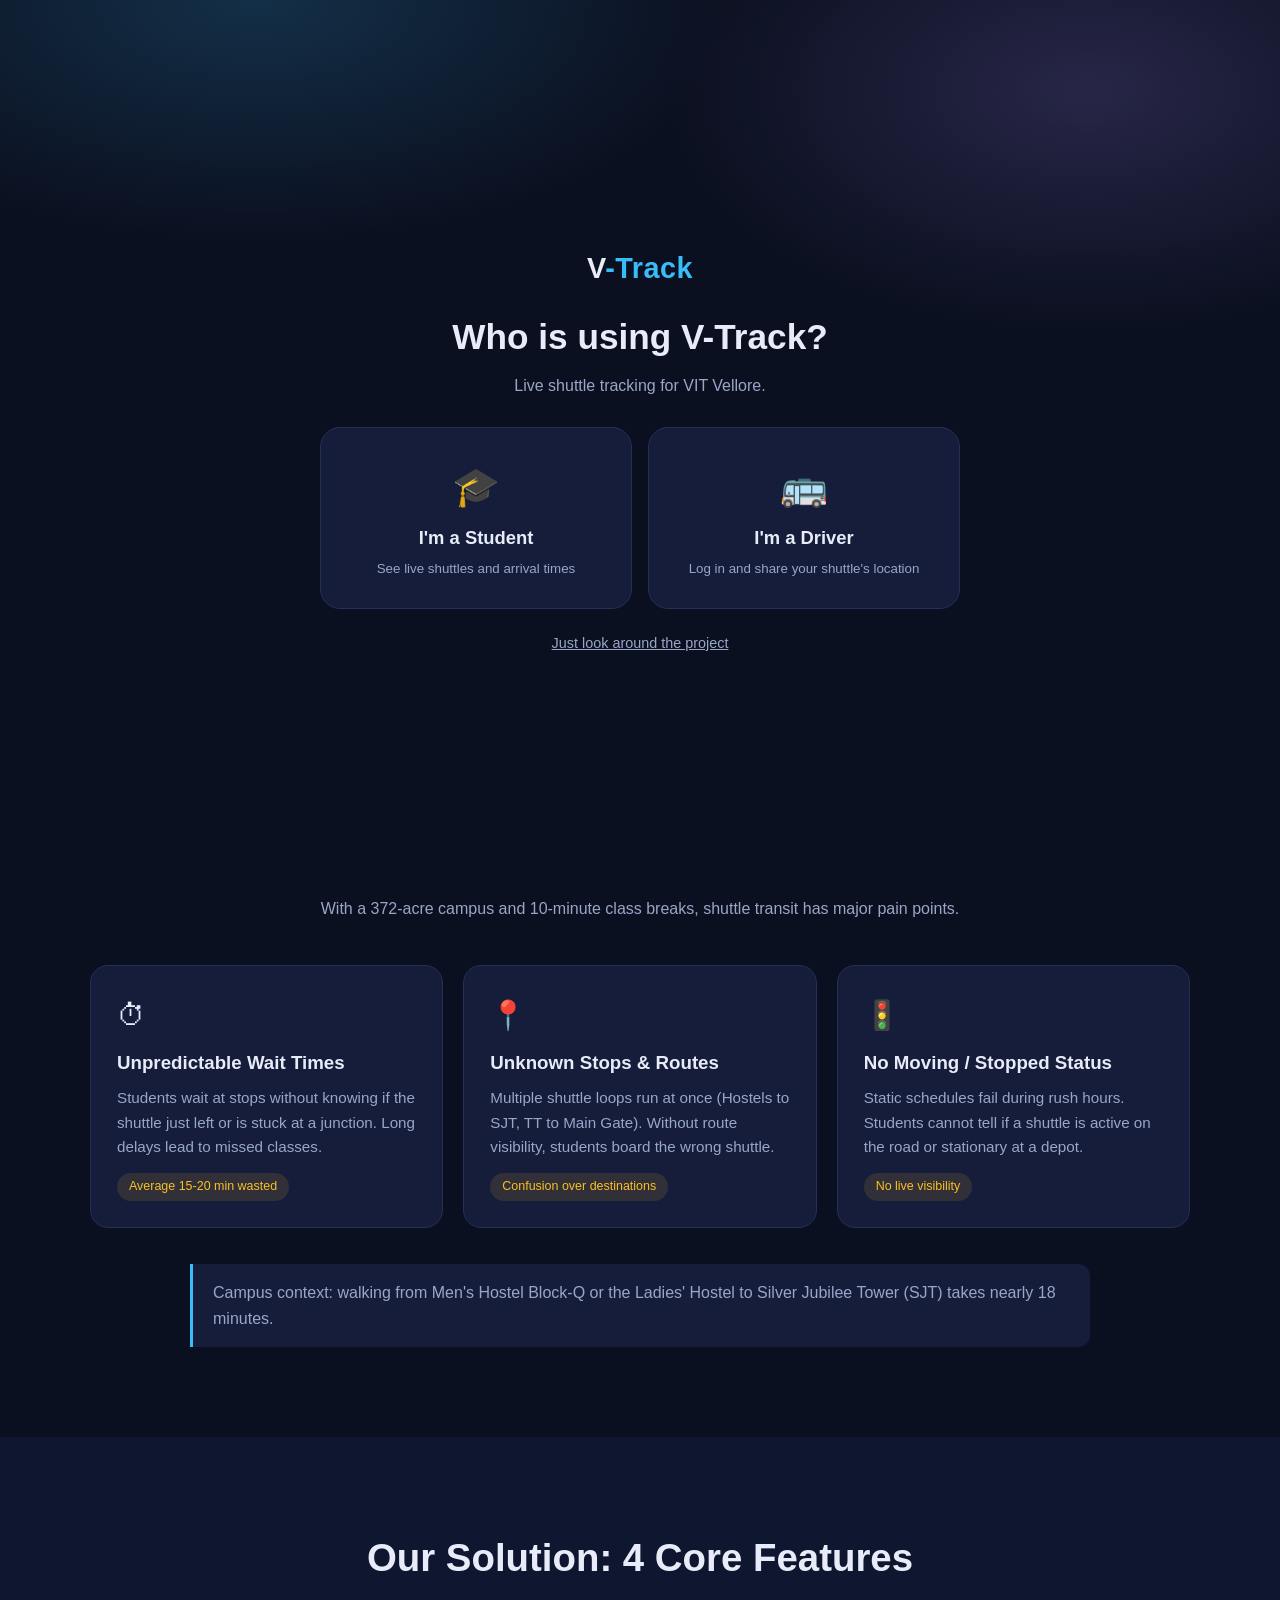
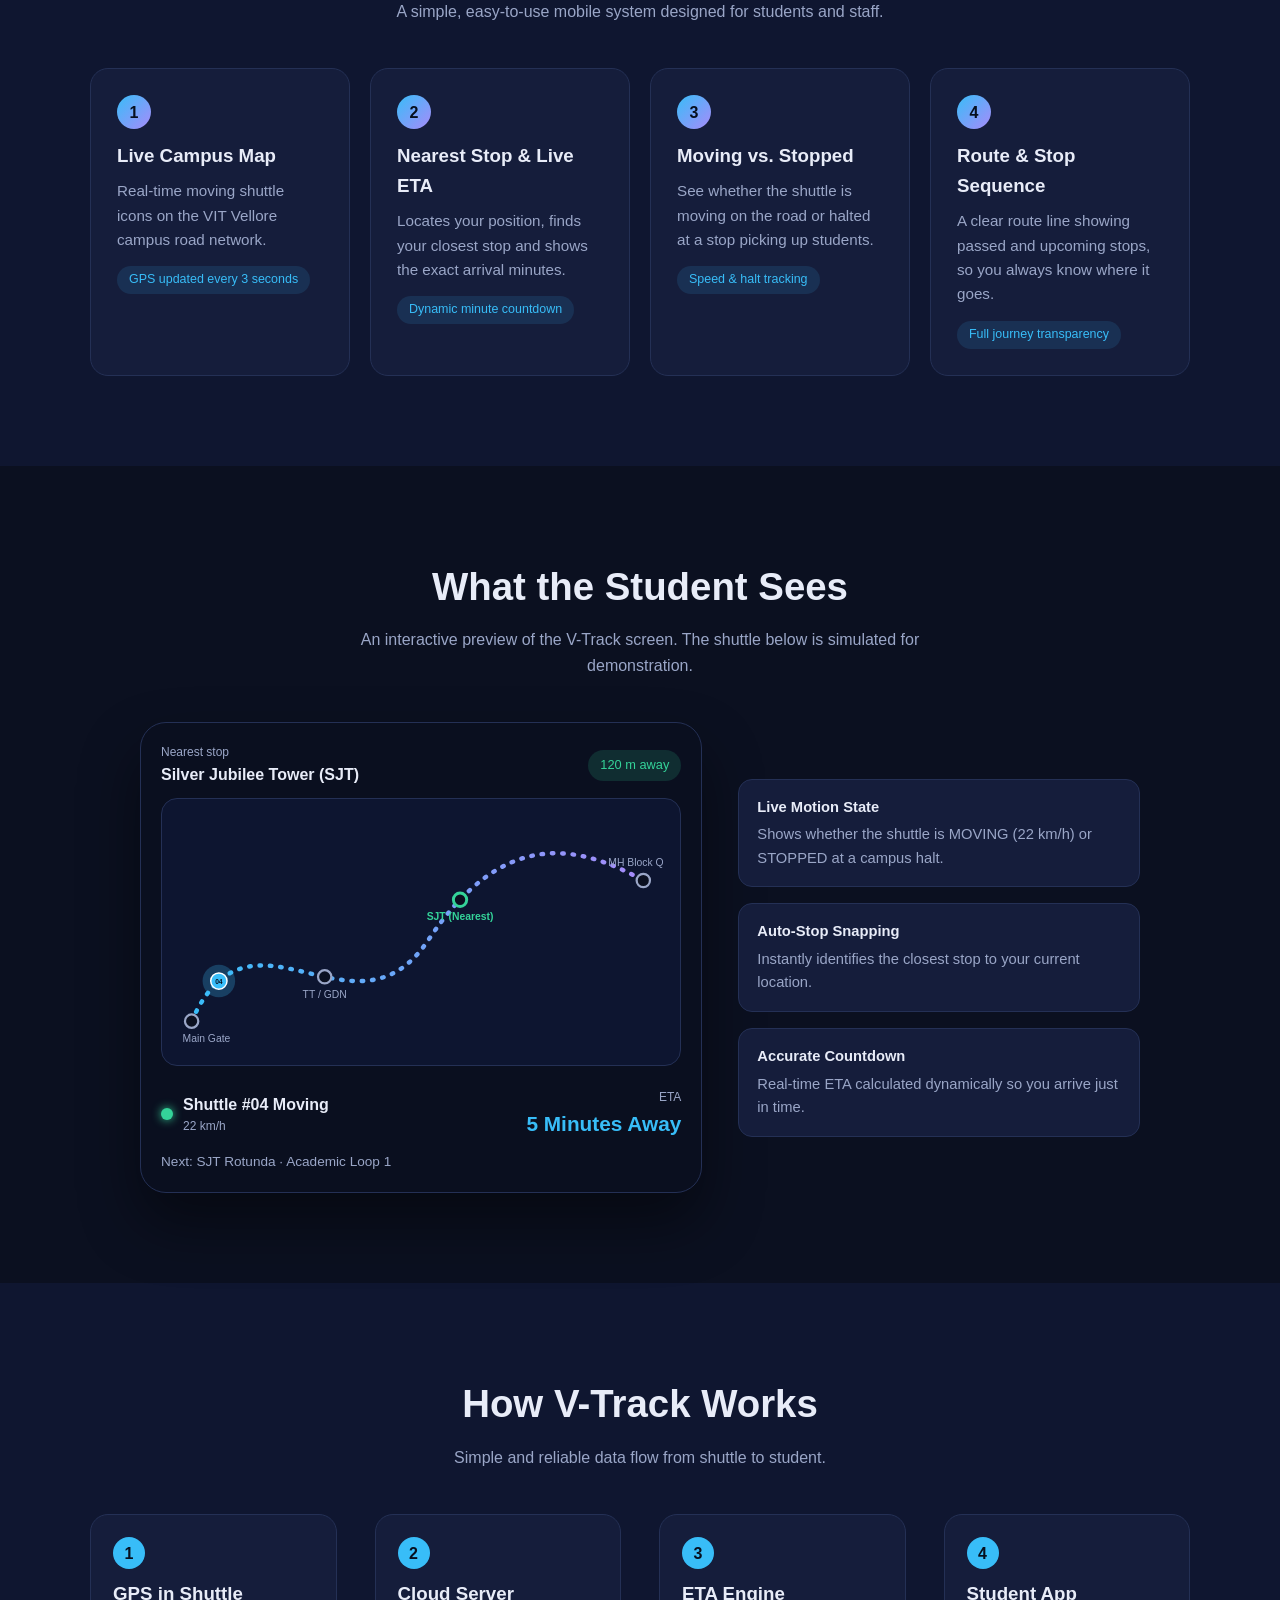
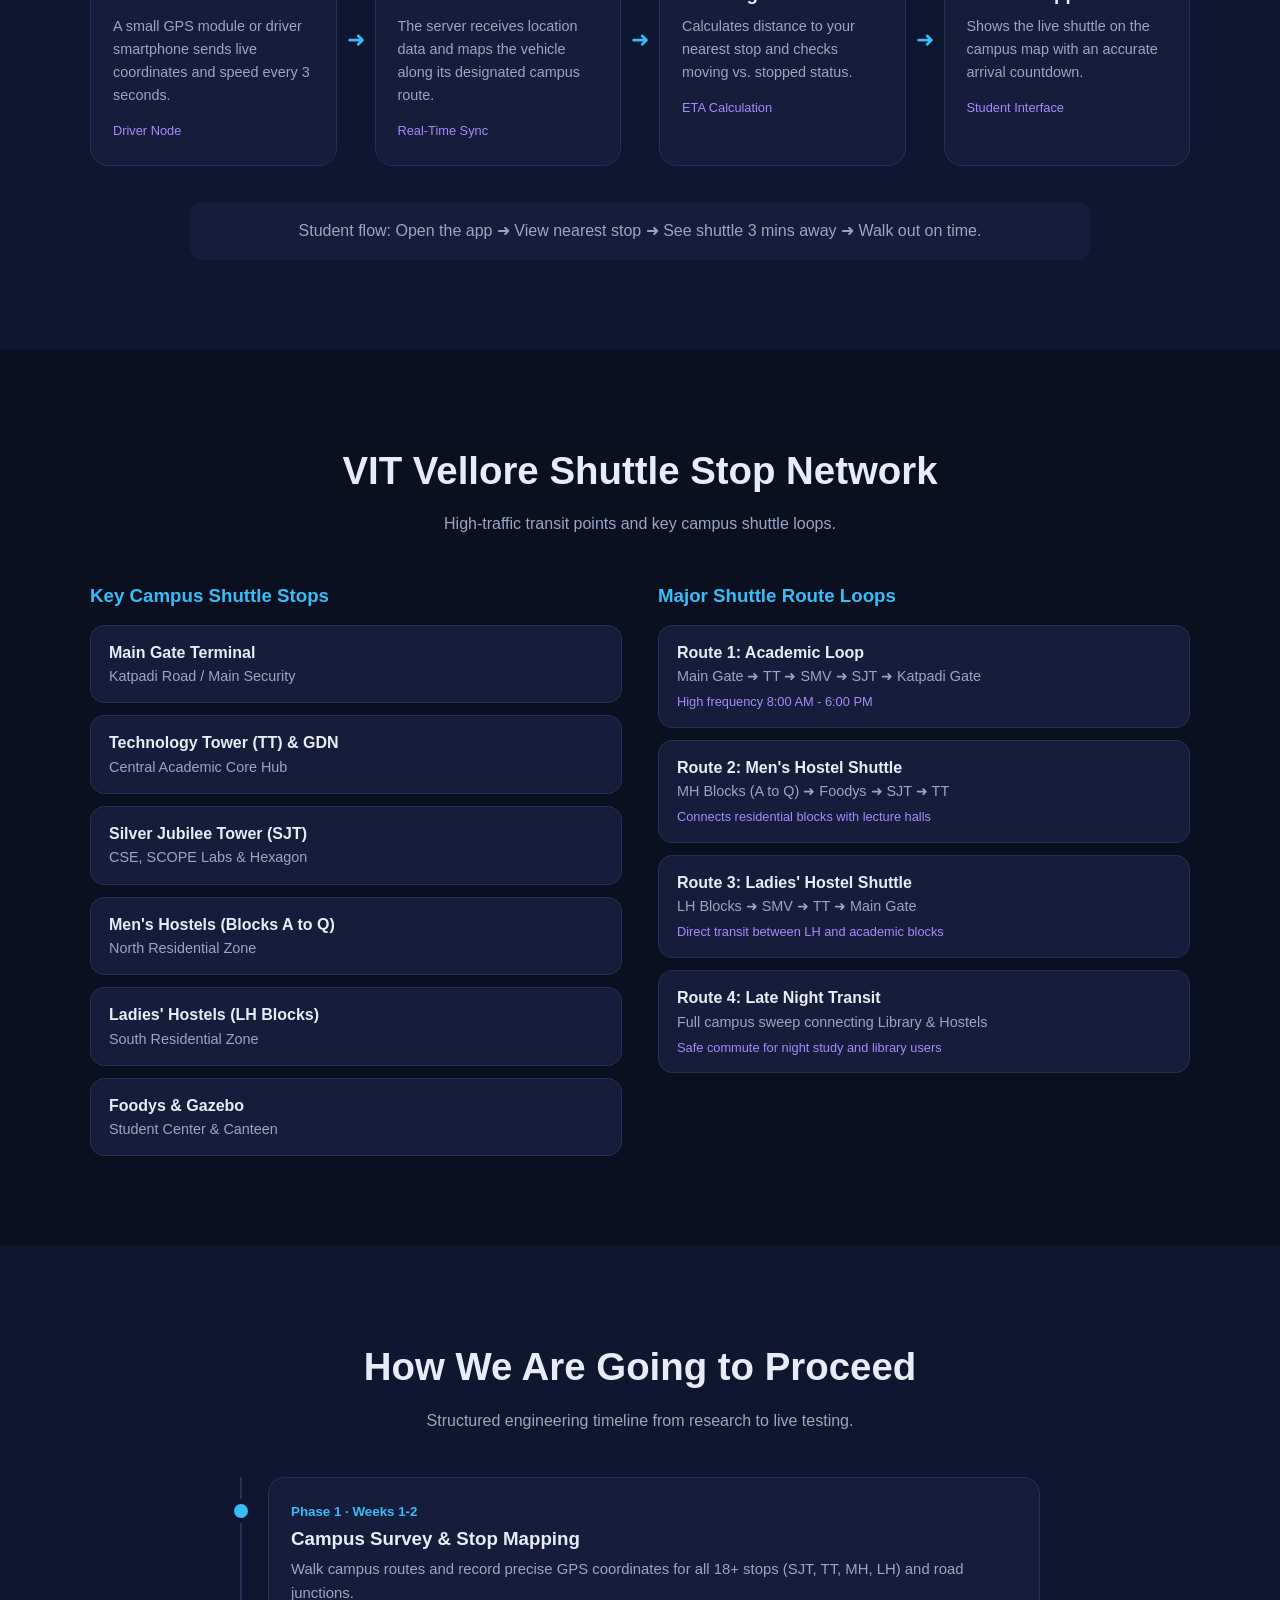
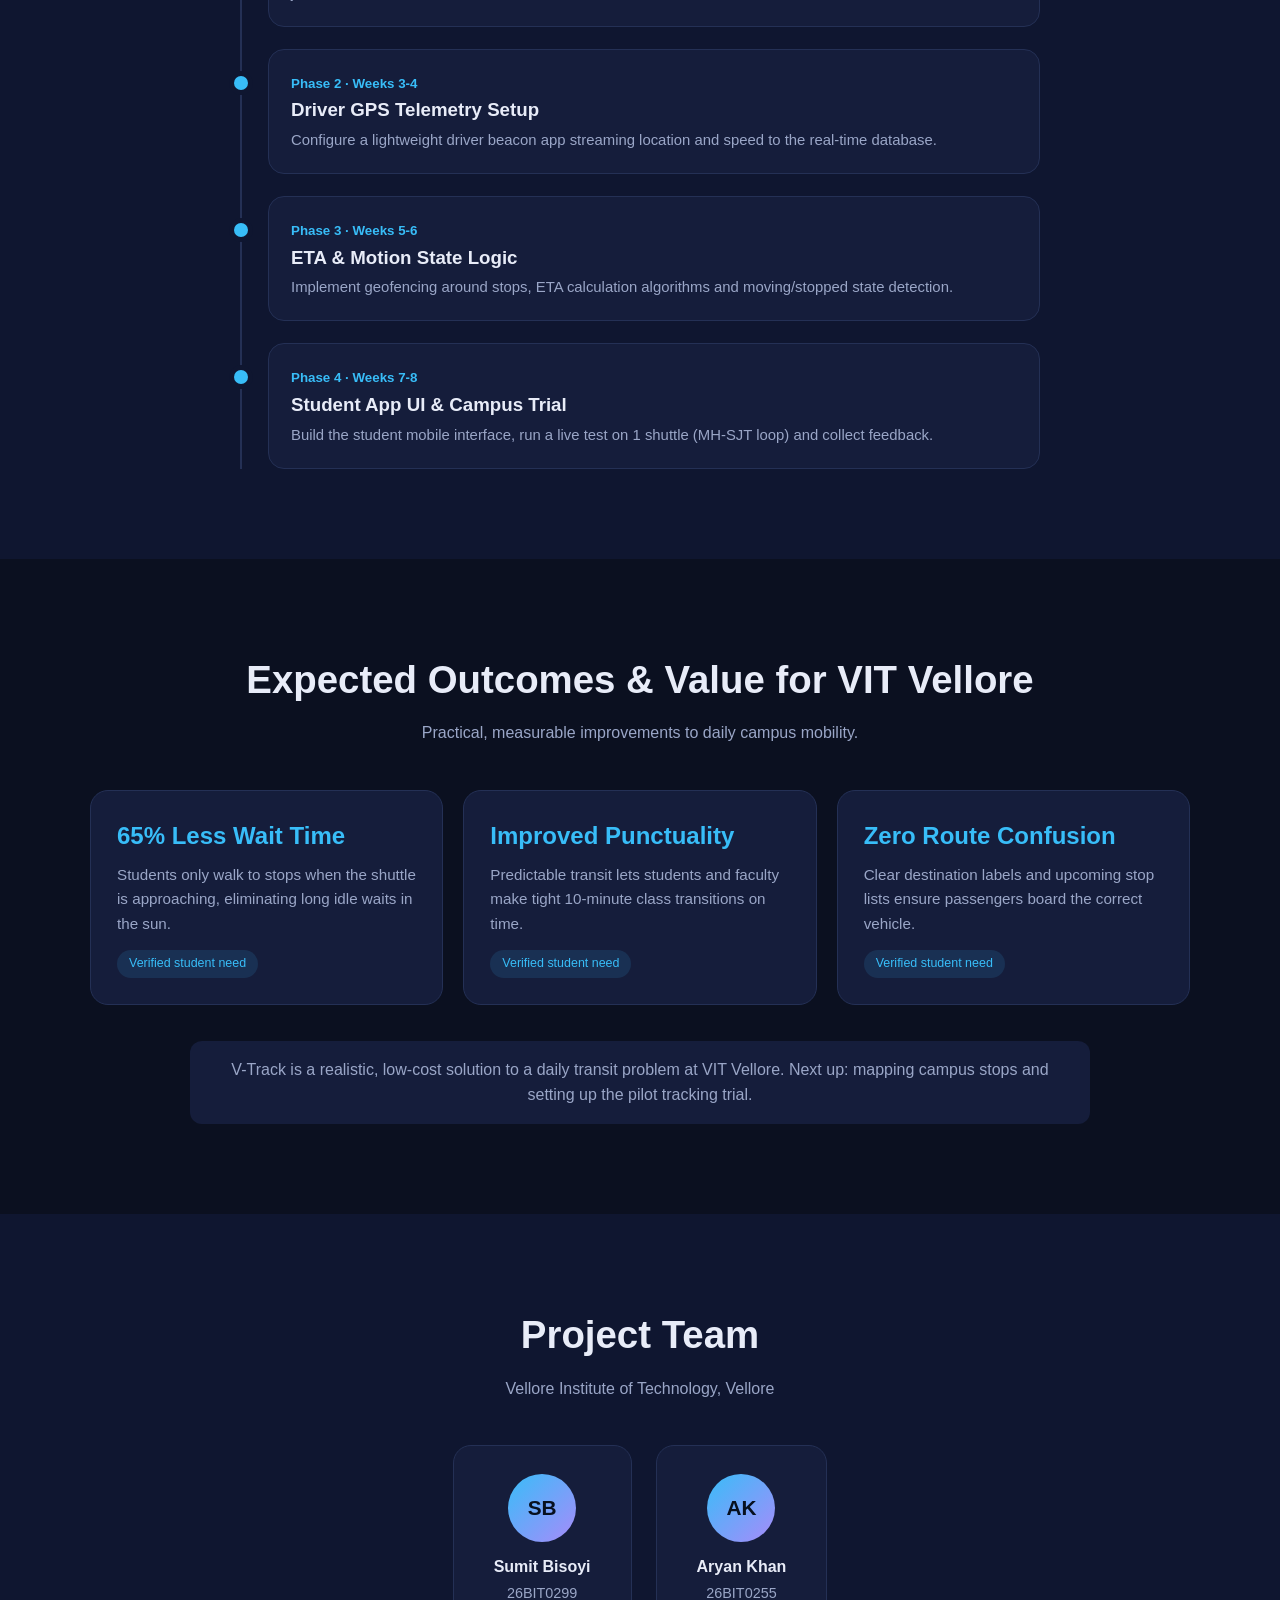
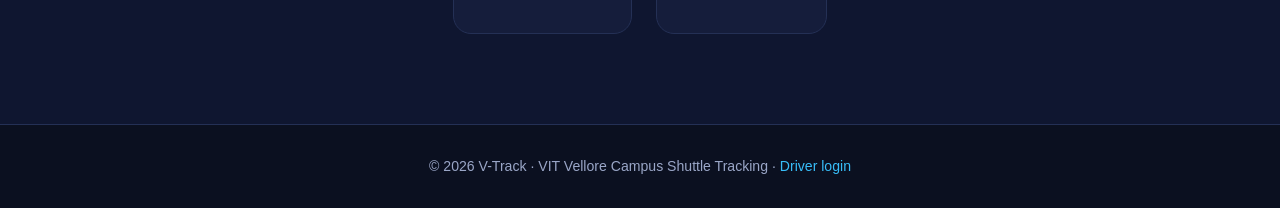
<file: index.html>
<!DOCTYPE html>
<html lang="en">
<head>
  <meta charset="UTF-8" />
  <meta name="viewport" content="width=device-width, initial-scale=1.0" />
  <title>V-Track | VIT Vellore Campus Shuttle Tracking</title>
  <meta name="description" content="V-Track: live campus shuttle tracking and ETA navigation for VIT Vellore." />
  <link rel="stylesheet" href="style.css" />
</head>
<body>

  <!-- ROLE CHOOSER (shown when the site opens) -->
  <div class="gate" id="roleGate" role="dialog" aria-modal="true" aria-labelledby="gateTitle">
    <div class="gate-box">
      <div class="logo">V<span>-Track</span></div>
      <h2 id="gateTitle">Who is using V-Track?</h2>
      <p class="gate-sub">Live shuttle tracking for VIT Vellore.</p>
      <div class="gate-choices">
        <a class="gate-card" href="track.html">
          <span class="gate-ico">&#127891;</span>
          <strong>I'm a Student</strong>
          <small>See live shuttles and arrival times</small>
        </a>
        <a class="gate-card" href="driver.html">
          <span class="gate-ico">&#128652;</span>
          <strong>I'm a Driver</strong>
          <small>Log in and share your shuttle's location</small>
        </a>
      </div>
      <button type="button" class="gate-skip" id="gateSkip">Just look around the project</button>
    </div>
  </div>


  <!-- NAV -->
  <header class="nav">
    <a href="#top" class="logo">V<span>-Track</span></a>
    <button class="menu-btn" id="menuBtn" aria-label="Toggle menu">&#9776;</button>
    <nav id="navLinks">
      <a href="#problem">Problem</a>
      <a href="#features">Features</a>
      <a href="#demo">Live Demo</a>
      <a href="#how">How It Works</a>
      <a href="#stops">Stops &amp; Routes</a>
      <a href="#plan">Plan</a>
      <a href="#team">Team</a>
      <a href="track.html" class="nav-cta">Track Live</a>
    </nav>
  </header>

  <!-- HERO -->
  <section class="hero" id="top">
    <p class="eyebrow">Campus Mobility System</p>
    <h1>Know exactly when your<br /><span class="grad">shuttle</span> arrives.</h1>
    <p class="lead">
      V-Track is a real-time solution to track campus shuttles, view exact routes and stops,
      and check arrival times at your nearest stop inside VIT Vellore.
    </p>
    <div class="cta">
      <a href="track.html" class="btn primary">Track a shuttle live</a>
      <a href="#features" class="btn ghost">Explore features</a>
    </div>

    <div class="stats">
      <div class="stat"><strong>372 Acres</strong><span>Full campus coverage</span></div>
      <div class="stat"><strong>Live ETA</strong><span>Arrival time in minutes</span></div>
      <div class="stat"><strong>Motion Status</strong><span>Moving vs Stopped</span></div>
      <div class="stat"><strong>Nearest Stop</strong><span>Auto-detected by location</span></div>
    </div>
  </section>

  <!-- PROBLEM -->
  <section class="section" id="problem">
    <h2>The Problem: Commuting Across VIT Vellore</h2>
    <p class="sub">With a 372-acre campus and 10-minute class breaks, shuttle transit has major pain points.</p>
    <div class="grid three">
      <article class="card reveal">
        <div class="icon">&#9201;</div>
        <h3>Unpredictable Wait Times</h3>
        <p>Students wait at stops without knowing if the shuttle just left or is stuck at a junction. Long delays lead to missed classes.</p>
        <span class="tag warn">Average 15-20 min wasted</span>
      </article>
      <article class="card reveal">
        <div class="icon">&#128205;</div>
        <h3>Unknown Stops &amp; Routes</h3>
        <p>Multiple shuttle loops run at once (Hostels to SJT, TT to Main Gate). Without route visibility, students board the wrong shuttle.</p>
        <span class="tag warn">Confusion over destinations</span>
      </article>
      <article class="card reveal">
        <div class="icon">&#128678;</div>
        <h3>No Moving / Stopped Status</h3>
        <p>Static schedules fail during rush hours. Students cannot tell if a shuttle is active on the road or stationary at a depot.</p>
        <span class="tag warn">No live visibility</span>
      </article>
    </div>
    <p class="note">Campus context: walking from Men's Hostel Block-Q or the Ladies' Hostel to Silver Jubilee Tower (SJT) takes nearly 18 minutes.</p>
  </section>

  <!-- FEATURES -->
  <section class="section alt" id="features">
    <h2>Our Solution: 4 Core Features</h2>
    <p class="sub">A simple, easy-to-use mobile system designed for students and staff.</p>
    <div class="grid four">
      <article class="card feature reveal">
        <span class="num">1</span>
        <h3>Live Campus Map</h3>
        <p>Real-time moving shuttle icons on the VIT Vellore campus road network.</p>
        <span class="tag">GPS updated every 3 seconds</span>
      </article>
      <article class="card feature reveal">
        <span class="num">2</span>
        <h3>Nearest Stop &amp; Live ETA</h3>
        <p>Locates your position, finds your closest stop and shows the exact arrival minutes.</p>
        <span class="tag">Dynamic minute countdown</span>
      </article>
      <article class="card feature reveal">
        <span class="num">3</span>
        <h3>Moving vs. Stopped</h3>
        <p>See whether the shuttle is moving on the road or halted at a stop picking up students.</p>
        <span class="tag">Speed &amp; halt tracking</span>
      </article>
      <article class="card feature reveal">
        <span class="num">4</span>
        <h3>Route &amp; Stop Sequence</h3>
        <p>A clear route line showing passed and upcoming stops, so you always know where it goes.</p>
        <span class="tag">Full journey transparency</span>
      </article>
    </div>
  </section>

  <!-- DEMO -->
  <section class="section" id="demo">
    <h2>What the Student Sees</h2>
    <p class="sub">An interactive preview of the V-Track screen. The shuttle below is simulated for demonstration.</p>

    <div class="phone-wrap">
      <div class="demo reveal">
        <div class="demo-top">
          <div>
            <small>Nearest stop</small>
            <strong>Silver Jubilee Tower (SJT)</strong>
          </div>
          <span class="pill">120 m away</span>
        </div>

        <svg id="map" viewBox="0 0 700 360" role="img" aria-label="Simulated campus route map">
          <defs>
            <linearGradient id="routeGrad" x1="0" x2="1">
              <stop offset="0" stop-color="#38bdf8" />
              <stop offset="1" stop-color="#a78bfa" />
            </linearGradient>
          </defs>
          <path id="route" d="M40 300 C 120 120, 260 340, 360 190 S 560 60, 650 110"
                fill="none" stroke="url(#routeGrad)" stroke-width="6" stroke-linecap="round" stroke-dasharray="2 12" />
          <g id="stopsLayer"></g>
          <g id="shuttle">
            <circle r="22" class="pulse" />
            <circle r="11" class="dot" />
            <text y="4" text-anchor="middle" class="bus-label">04</text>
          </g>
        </svg>

        <div class="demo-bottom">
          <div class="status">
            <span class="status-dot" id="statusDot"></span>
            <div>
              <strong id="statusText">Shuttle #04 Moving</strong>
              <small id="speedText">22 km/h</small>
            </div>
          </div>
          <div class="eta">
            <small>ETA</small>
            <strong id="etaText">3 Minutes Away</strong>
          </div>
        </div>
        <p class="next" id="nextText">Next: SJT Rotunda &middot; Academic Loop 1</p>
      </div>

      <ul class="callouts">
        <li><strong>Live Motion State</strong>Shows whether the shuttle is MOVING (22 km/h) or STOPPED at a campus halt.</li>
        <li><strong>Auto-Stop Snapping</strong>Instantly identifies the closest stop to your current location.</li>
        <li><strong>Accurate Countdown</strong>Real-time ETA calculated dynamically so you arrive just in time.</li>
      </ul>
    </div>
  </section>

  <!-- HOW IT WORKS -->
  <section class="section alt" id="how">
    <h2>How V-Track Works</h2>
    <p class="sub">Simple and reliable data flow from shuttle to student.</p>
    <div class="steps">
      <div class="step reveal"><span>1</span><h3>GPS in Shuttle</h3><p>A small GPS module or driver smartphone sends live coordinates and speed every 3 seconds.</p><em>Driver Node</em></div>
      <div class="arrow">&#10140;</div>
      <div class="step reveal"><span>2</span><h3>Cloud Server</h3><p>The server receives location data and maps the vehicle along its designated campus route.</p><em>Real-Time Sync</em></div>
      <div class="arrow">&#10140;</div>
      <div class="step reveal"><span>3</span><h3>ETA Engine</h3><p>Calculates distance to your nearest stop and checks moving vs. stopped status.</p><em>ETA Calculation</em></div>
      <div class="arrow">&#10140;</div>
      <div class="step reveal"><span>4</span><h3>Student App</h3><p>Shows the live shuttle on the campus map with an accurate arrival countdown.</p><em>Student Interface</em></div>
    </div>
    <p class="note center">Student flow: Open the app &#10140; View nearest stop &#10140; See shuttle 3 mins away &#10140; Walk out on time.</p>
  </section>

  <!-- STOPS & ROUTES -->
  <section class="section" id="stops">
    <h2>VIT Vellore Shuttle Stop Network</h2>
    <p class="sub">High-traffic transit points and key campus shuttle loops.</p>

    <div class="two-col">
      <div>
        <h3 class="col-title">Key Campus Shuttle Stops</h3>
        <ul class="list">
          <li><strong>Main Gate Terminal</strong><span>Katpadi Road / Main Security</span></li>
          <li><strong>Technology Tower (TT) &amp; GDN</strong><span>Central Academic Core Hub</span></li>
          <li><strong>Silver Jubilee Tower (SJT)</strong><span>CSE, SCOPE Labs &amp; Hexagon</span></li>
          <li><strong>Men's Hostels (Blocks A to Q)</strong><span>North Residential Zone</span></li>
          <li><strong>Ladies' Hostels (LH Blocks)</strong><span>South Residential Zone</span></li>
          <li><strong>Foodys &amp; Gazebo</strong><span>Student Center &amp; Canteen</span></li>
        </ul>
      </div>

      <div>
        <h3 class="col-title">Major Shuttle Route Loops</h3>
        <ul class="list routes">
          <li><strong>Route 1: Academic Loop</strong><span>Main Gate &#10140; TT &#10140; SMV &#10140; SJT &#10140; Katpadi Gate</span><em>High frequency 8:00 AM - 6:00 PM</em></li>
          <li><strong>Route 2: Men's Hostel Shuttle</strong><span>MH Blocks (A to Q) &#10140; Foodys &#10140; SJT &#10140; TT</span><em>Connects residential blocks with lecture halls</em></li>
          <li><strong>Route 3: Ladies' Hostel Shuttle</strong><span>LH Blocks &#10140; SMV &#10140; TT &#10140; Main Gate</span><em>Direct transit between LH and academic blocks</em></li>
          <li><strong>Route 4: Late Night Transit</strong><span>Full campus sweep connecting Library &amp; Hostels</span><em>Safe commute for night study and library users</em></li>
        </ul>
      </div>
    </div>
  </section>

  <!-- PLAN -->
  <section class="section alt" id="plan">
    <h2>How We Are Going to Proceed</h2>
    <p class="sub">Structured engineering timeline from research to live testing.</p>
    <div class="timeline">
      <div class="phase reveal"><small>Phase 1 &middot; Weeks 1-2</small><h3>Campus Survey &amp; Stop Mapping</h3><p>Walk campus routes and record precise GPS coordinates for all 18+ stops (SJT, TT, MH, LH) and road junctions.</p></div>
      <div class="phase reveal"><small>Phase 2 &middot; Weeks 3-4</small><h3>Driver GPS Telemetry Setup</h3><p>Configure a lightweight driver beacon app streaming location and speed to the real-time database.</p></div>
      <div class="phase reveal"><small>Phase 3 &middot; Weeks 5-6</small><h3>ETA &amp; Motion State Logic</h3><p>Implement geofencing around stops, ETA calculation algorithms and moving/stopped state detection.</p></div>
      <div class="phase reveal"><small>Phase 4 &middot; Weeks 7-8</small><h3>Student App UI &amp; Campus Trial</h3><p>Build the student mobile interface, run a live test on 1 shuttle (MH-SJT loop) and collect feedback.</p></div>
    </div>
  </section>

  <!-- OUTCOMES -->
  <section class="section" id="outcomes">
    <h2>Expected Outcomes &amp; Value for VIT Vellore</h2>
    <p class="sub">Practical, measurable improvements to daily campus mobility.</p>
    <div class="grid three">
      <article class="card reveal"><h3 class="big">65% Less Wait Time</h3><p>Students only walk to stops when the shuttle is approaching, eliminating long idle waits in the sun.</p><span class="tag">Verified student need</span></article>
      <article class="card reveal"><h3 class="big">Improved Punctuality</h3><p>Predictable transit lets students and faculty make tight 10-minute class transitions on time.</p><span class="tag">Verified student need</span></article>
      <article class="card reveal"><h3 class="big">Zero Route Confusion</h3><p>Clear destination labels and upcoming stop lists ensure passengers board the correct vehicle.</p><span class="tag">Verified student need</span></article>
    </div>
    <p class="note center">V-Track is a realistic, low-cost solution to a daily transit problem at VIT Vellore. Next up: mapping campus stops and setting up the pilot tracking trial.</p>
  </section>

  <!-- TEAM -->
  <section class="section alt" id="team">
    <h2>Project Team</h2>
    <p class="sub">Vellore Institute of Technology, Vellore</p>
    <div class="team">
      <div class="member"><div class="avatar">SB</div><strong>Sumit Bisoyi</strong><span>26BIT0299</span></div>
      <div class="member"><div class="avatar">AK</div><strong>Aryan Khan</strong><span>26BIT0255</span></div>
    </div>
  </section>

  <footer>
    <p>&copy; 2026 V-Track &middot; VIT Vellore Campus Shuttle Tracking &middot; <a href="driver.html">Driver login</a></p>
  </footer>

  <script src="script.js"></script>
</body>
</html>
</file>
<file: style.css>
:root {
  --bg: #0b1020;
  --bg-alt: #0f1630;
  --card: #151d3b;
  --border: #243055;
  --text: #e8ecf8;
  --muted: #9aa6c7;
  --accent: #38bdf8;
  --accent2: #a78bfa;
  --good: #34d399;
  --warn: #fbbf24;
  --bad: #f87171;
}

* { box-sizing: border-box; margin: 0; padding: 0; }
html { scroll-behavior: smooth; scroll-padding-top: 70px; }

body {
  font-family: -apple-system, BlinkMacSystemFont, "Segoe UI", Roboto, Helvetica, Arial, sans-serif;
  background: var(--bg);
  color: var(--text);
  line-height: 1.6;
}

a { color: inherit; text-decoration: none; }

/* NAV */
.nav {
  position: fixed; top: 0; left: 0; right: 0; z-index: 50;
  display: flex; align-items: center; justify-content: space-between;
  padding: 14px 6vw;
  background: rgba(11, 16, 32, 0.85);
  backdrop-filter: blur(10px);
  border-bottom: 1px solid var(--border);
}
.logo { font-weight: 800; font-size: 1.3rem; letter-spacing: 0.5px; }
.logo span { color: var(--accent); }
.nav nav { display: flex; gap: 22px; }
.nav nav a { color: var(--muted); font-size: 0.92rem; transition: color 0.2s; }
.nav nav a:hover { color: var(--text); }
.menu-btn { display: none; background: none; border: 0; color: var(--text); font-size: 1.6rem; cursor: pointer; }

.nav nav a.nav-cta { background: linear-gradient(90deg, var(--accent), var(--accent2)); color: #07101f; font-weight: 700; padding: 7px 16px; border-radius: 999px; }
.nav nav a.nav-cta:hover { color: #07101f; }
footer a { color: var(--accent); }

/* HERO */
.hero {
  padding: 150px 6vw 80px;
  text-align: center;
  background:
    radial-gradient(800px 400px at 20% 0%, rgba(56, 189, 248, 0.15), transparent 60%),
    radial-gradient(700px 400px at 85% 10%, rgba(167, 139, 250, 0.15), transparent 60%);
}
.eyebrow { text-transform: uppercase; letter-spacing: 3px; font-size: 0.8rem; color: var(--accent); margin-bottom: 14px; }
.hero h1 { font-size: clamp(2.4rem, 6vw, 4.4rem); line-height: 1.1; font-weight: 800; }
.grad { background: linear-gradient(90deg, var(--accent), var(--accent2)); -webkit-background-clip: text; background-clip: text; color: transparent; }
.lead { max-width: 640px; margin: 22px auto 0; color: var(--muted); font-size: 1.1rem; }
.cta { margin-top: 32px; display: flex; gap: 14px; justify-content: center; flex-wrap: wrap; }
.btn { padding: 12px 26px; border-radius: 999px; font-weight: 600; transition: transform 0.2s, box-shadow 0.2s; }
.btn:hover { transform: translateY(-2px); }
.btn.primary { background: linear-gradient(90deg, var(--accent), var(--accent2)); color: #07101f; box-shadow: 0 8px 24px rgba(56, 189, 248, 0.25); }
.btn.ghost { border: 1px solid var(--border); color: var(--text); }

.stats { margin: 60px auto 0; max-width: 960px; display: grid; grid-template-columns: repeat(4, 1fr); gap: 16px; }
.stat { background: var(--card); border: 1px solid var(--border); border-radius: 16px; padding: 18px 12px; }
.stat strong { display: block; font-size: 1.15rem; color: var(--accent); }
.stat span { font-size: 0.85rem; color: var(--muted); }

/* SECTIONS */
.section { padding: 90px 6vw; }
.section.alt { background: var(--bg-alt); }
.section h2 { font-size: clamp(1.7rem, 3.5vw, 2.4rem); text-align: center; }
.sub { text-align: center; color: var(--muted); margin: 10px auto 44px; max-width: 640px; }
.note { margin-top: 36px; color: var(--muted); padding: 16px 20px; border-left: 3px solid var(--accent); background: var(--card); border-radius: 0 12px 12px 0; max-width: 900px; margin-inline: auto; }
.note.center { text-align: center; border-left: 0; border-radius: 12px; }

.grid { display: grid; gap: 20px; max-width: 1100px; margin: 0 auto; }
.grid.three { grid-template-columns: repeat(3, 1fr); }
.grid.four { grid-template-columns: repeat(4, 1fr); }

.card {
  background: var(--card); border: 1px solid var(--border); border-radius: 18px; padding: 26px;
  transition: transform 0.25s, border-color 0.25s;
}
.card:hover { transform: translateY(-5px); border-color: var(--accent); }
.card h3 { margin-bottom: 8px; }
.card p { color: var(--muted); font-size: 0.95rem; }
.card .icon { font-size: 1.8rem; margin-bottom: 10px; }
.card .big { font-size: 1.5rem; color: var(--accent); }
.card.feature .num {
  display: inline-grid; place-items: center; width: 34px; height: 34px; border-radius: 50%;
  background: linear-gradient(135deg, var(--accent), var(--accent2)); color: #07101f; font-weight: 800; margin-bottom: 12px;
}
.tag { display: inline-block; margin-top: 14px; padding: 4px 12px; font-size: 0.78rem; border-radius: 999px; background: rgba(56, 189, 248, 0.12); color: var(--accent); }
.tag.warn { background: rgba(251, 191, 36, 0.12); color: var(--warn); }

/* DEMO */
.phone-wrap { max-width: 1000px; margin: 0 auto; display: grid; grid-template-columns: 1.4fr 1fr; gap: 36px; align-items: center; }
.demo { background: #0a0f1f; border: 1px solid var(--border); border-radius: 26px; padding: 20px; box-shadow: 0 30px 60px rgba(0, 0, 0, 0.45); }
.demo-top { display: flex; justify-content: space-between; align-items: center; gap: 10px; margin-bottom: 10px; }
.demo-top small, .eta small, .status small { display: block; color: var(--muted); font-size: 0.75rem; }
.pill { background: rgba(52, 211, 153, 0.15); color: var(--good); padding: 5px 12px; border-radius: 999px; font-size: 0.8rem; white-space: nowrap; }

#map { width: 100%; height: auto; background: #0d1530; border-radius: 16px; border: 1px solid var(--border); }
.stop-dot { fill: #0b1020; stroke: var(--muted); stroke-width: 3; }
.stop-dot.near { stroke: var(--good); stroke-width: 4; }
.stop-label { fill: var(--muted); font-size: 14px; text-anchor: middle; }
.stop-label.near { fill: var(--good); font-weight: 700; }
#shuttle .dot { fill: var(--accent); stroke: #fff; stroke-width: 2; }
#shuttle .pulse { fill: rgba(56, 189, 248, 0.25); animation: pulse 1.6s infinite ease-out; transform-box: fill-box; transform-origin: center; }
#shuttle.stopped .dot { fill: var(--bad); }
#shuttle.stopped .pulse { fill: rgba(248, 113, 113, 0.25); animation: none; }
.bus-label { font-size: 9px; font-weight: 800; fill: #07101f; }
@keyframes pulse { 0% { transform: scale(0.6); opacity: 1; } 100% { transform: scale(1.4); opacity: 0; } }

.demo-bottom { display: flex; justify-content: space-between; align-items: center; margin-top: 14px; gap: 12px; }
.status { display: flex; align-items: center; gap: 10px; }
.status-dot { width: 12px; height: 12px; border-radius: 50%; background: var(--good); box-shadow: 0 0 10px var(--good); }
.status-dot.stopped { background: var(--bad); box-shadow: 0 0 10px var(--bad); }
.eta { text-align: right; }
.eta strong { font-size: 1.3rem; color: var(--accent); }
.next { margin-top: 10px; font-size: 0.85rem; color: var(--muted); }

.callouts { list-style: none; display: grid; gap: 16px; }
.callouts li { background: var(--card); border: 1px solid var(--border); border-radius: 14px; padding: 16px 18px; color: var(--muted); font-size: 0.92rem; }
.callouts strong { display: block; color: var(--text); margin-bottom: 4px; }

/* STEPS */
.steps { max-width: 1100px; margin: 0 auto; display: flex; align-items: stretch; gap: 10px; }
.step { flex: 1; background: var(--card); border: 1px solid var(--border); border-radius: 18px; padding: 22px; }
.step span { display: inline-grid; place-items: center; width: 32px; height: 32px; border-radius: 50%; background: var(--accent); color: #07101f; font-weight: 800; margin-bottom: 10px; }
.step p { color: var(--muted); font-size: 0.9rem; margin: 6px 0 10px; }
.step em { font-style: normal; color: var(--accent2); font-size: 0.8rem; }
.arrow { align-self: center; color: var(--accent); font-size: 1.4rem; }

/* STOPS */
.two-col { max-width: 1100px; margin: 0 auto; display: grid; grid-template-columns: 1fr 1fr; gap: 36px; }
.col-title { margin-bottom: 14px; color: var(--accent); }
.list { list-style: none; display: grid; gap: 12px; }
.list li { background: var(--card); border: 1px solid var(--border); border-radius: 14px; padding: 14px 18px; }
.list strong { display: block; }
.list span { display: block; color: var(--muted); font-size: 0.9rem; }
.list em { display: block; font-style: normal; color: var(--accent2); font-size: 0.8rem; margin-top: 4px; }

/* TIMELINE */
.timeline { max-width: 800px; margin: 0 auto; border-left: 2px solid var(--border); padding-left: 26px; display: grid; gap: 22px; }
.phase { position: relative; background: var(--card); border: 1px solid var(--border); border-radius: 16px; padding: 20px 22px; }
.phase::before { content: ""; position: absolute; left: -35px; top: 26px; width: 14px; height: 14px; border-radius: 50%; background: var(--accent); box-shadow: 0 0 0 5px var(--bg-alt); }
.phase small { color: var(--accent); font-weight: 600; }
.phase p { color: var(--muted); font-size: 0.93rem; margin-top: 4px; }

/* TEAM */
.team { display: flex; justify-content: center; gap: 24px; flex-wrap: wrap; }
.member { background: var(--card); border: 1px solid var(--border); border-radius: 18px; padding: 28px 40px; text-align: center; }
.avatar { width: 68px; height: 68px; border-radius: 50%; margin: 0 auto 12px; display: grid; place-items: center; font-weight: 800; font-size: 1.3rem; color: #07101f; background: linear-gradient(135deg, var(--accent), var(--accent2)); }
.member strong { display: block; }
.member span { color: var(--muted); font-size: 0.9rem; }

footer { text-align: center; padding: 30px; color: var(--muted); border-top: 1px solid var(--border); font-size: 0.88rem; }

/* REVEAL ANIMATION */
.reveal { opacity: 0; transform: translateY(24px); transition: opacity 0.6s ease, transform 0.6s ease; }
.reveal.visible { opacity: 1; transform: none; }

/* RESPONSIVE */
@media (max-width: 900px) {
  .grid.three, .grid.four, .two-col, .phone-wrap { grid-template-columns: 1fr; }
  .stats { grid-template-columns: repeat(2, 1fr); }
  .steps { flex-direction: column; }
  .arrow { transform: rotate(90deg); align-self: center; }
  .menu-btn { display: block; }
  .nav nav {
    display: none; position: absolute; top: 100%; left: 0; right: 0; flex-direction: column; gap: 0;
    background: var(--bg); border-bottom: 1px solid var(--border);
  }
  .nav nav.open { display: flex; }
  .nav nav a { padding: 14px 6vw; border-top: 1px solid var(--border); }
}

/* ROLE CHOOSER */
.gate { position: fixed; inset: 0; z-index: 100; display: grid; place-items: center; padding: 20px;
  background: radial-gradient(800px 400px at 20% 0%, rgba(56,189,248,0.18), transparent 60%),
              radial-gradient(700px 400px at 85% 10%, rgba(167,139,250,0.18), transparent 60%), var(--bg); }
.gate[hidden] { display: none; }
.gate-box { width: 100%; max-width: 640px; text-align: center; }
.gate-box .logo { font-size: 1.8rem; margin-bottom: 18px; }
.gate-box h2 { font-size: clamp(1.6rem, 4vw, 2.2rem); }
.gate-sub { color: var(--muted); margin: 8px 0 28px; }
.gate-choices { display: grid; grid-template-columns: 1fr 1fr; gap: 16px; }
.gate-card { display: flex; flex-direction: column; gap: 6px; align-items: center; padding: 28px 18px; background: var(--card);
  border: 1px solid var(--border); border-radius: 20px; transition: transform 0.2s, border-color 0.2s; }
.gate-card:hover, .gate-card:focus-visible { transform: translateY(-4px); border-color: var(--accent); outline: none; }
.gate-card strong { font-size: 1.15rem; }
.gate-card small { color: var(--muted); }
.gate-ico { font-size: 2.4rem; }
.gate-skip { margin-top: 26px; background: none; border: 0; color: var(--muted); text-decoration: underline; cursor: pointer; font-size: 0.9rem; }
@media (max-width: 560px) { .gate-choices { grid-template-columns: 1fr; } }
</file>
